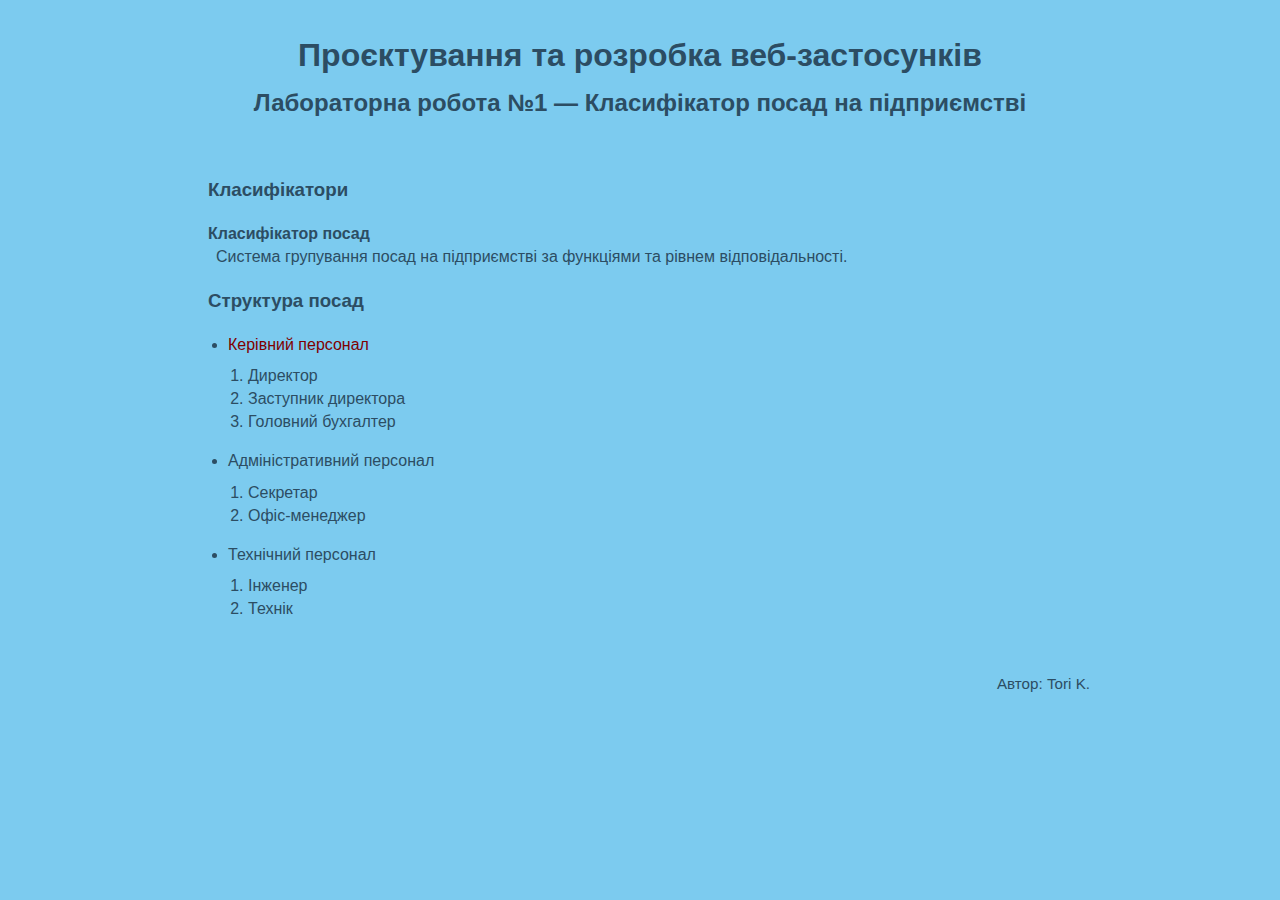
<file: lab2/index.html>
<!DOCTYPE html>
<html lang="uk">
<head>
  <meta charset="utf-8" />
  <meta name="viewport" content="width=device-width, initial-scale=1" />
  <title>Лабораторна робота 2</title>
  <link rel="stylesheet" href="style1.css">
</head>
<body>
  <header>
    <h1>Проєктування та розробка веб-застосунків</h1>
    <h2>Лабораторна робота №1 — Класифікатор посад на підприємстві</h2>
  </header>

  <main>
    <section>
      <h3>Класифікатори</h3>

      <dl>
        <dt>Класифікатор посад</dt>
        <dd>Система групування посад на підприємстві за функціями та рівнем відповідальності.</dd>
      </dl>

      <h3>Структура посад</h3>

      <ul>
        <li>
          <a href="page2.html">Керівний персонал</a>
          <ol>
            <li>Директор</li>
            <li>Заступник директора</li>
            <li>Головний бухгалтер</li>
          </ol>
        </li>

        <li>
          Адміністративний персонал
          <ol>
            <li>Секретар</li>
            <li>Офіс-менеджер</li>
          </ol>
        </li>

        <li>
          Технічний персонал
          <ol>
            <li>Інженер</li>
            <li>Технік</li>
          </ol>
        </li>
      </ul>
    </section>
  </main>

  <footer>
    <p>Автор: Tori K.</p>
  </footer>
</body>
</html>
</file>
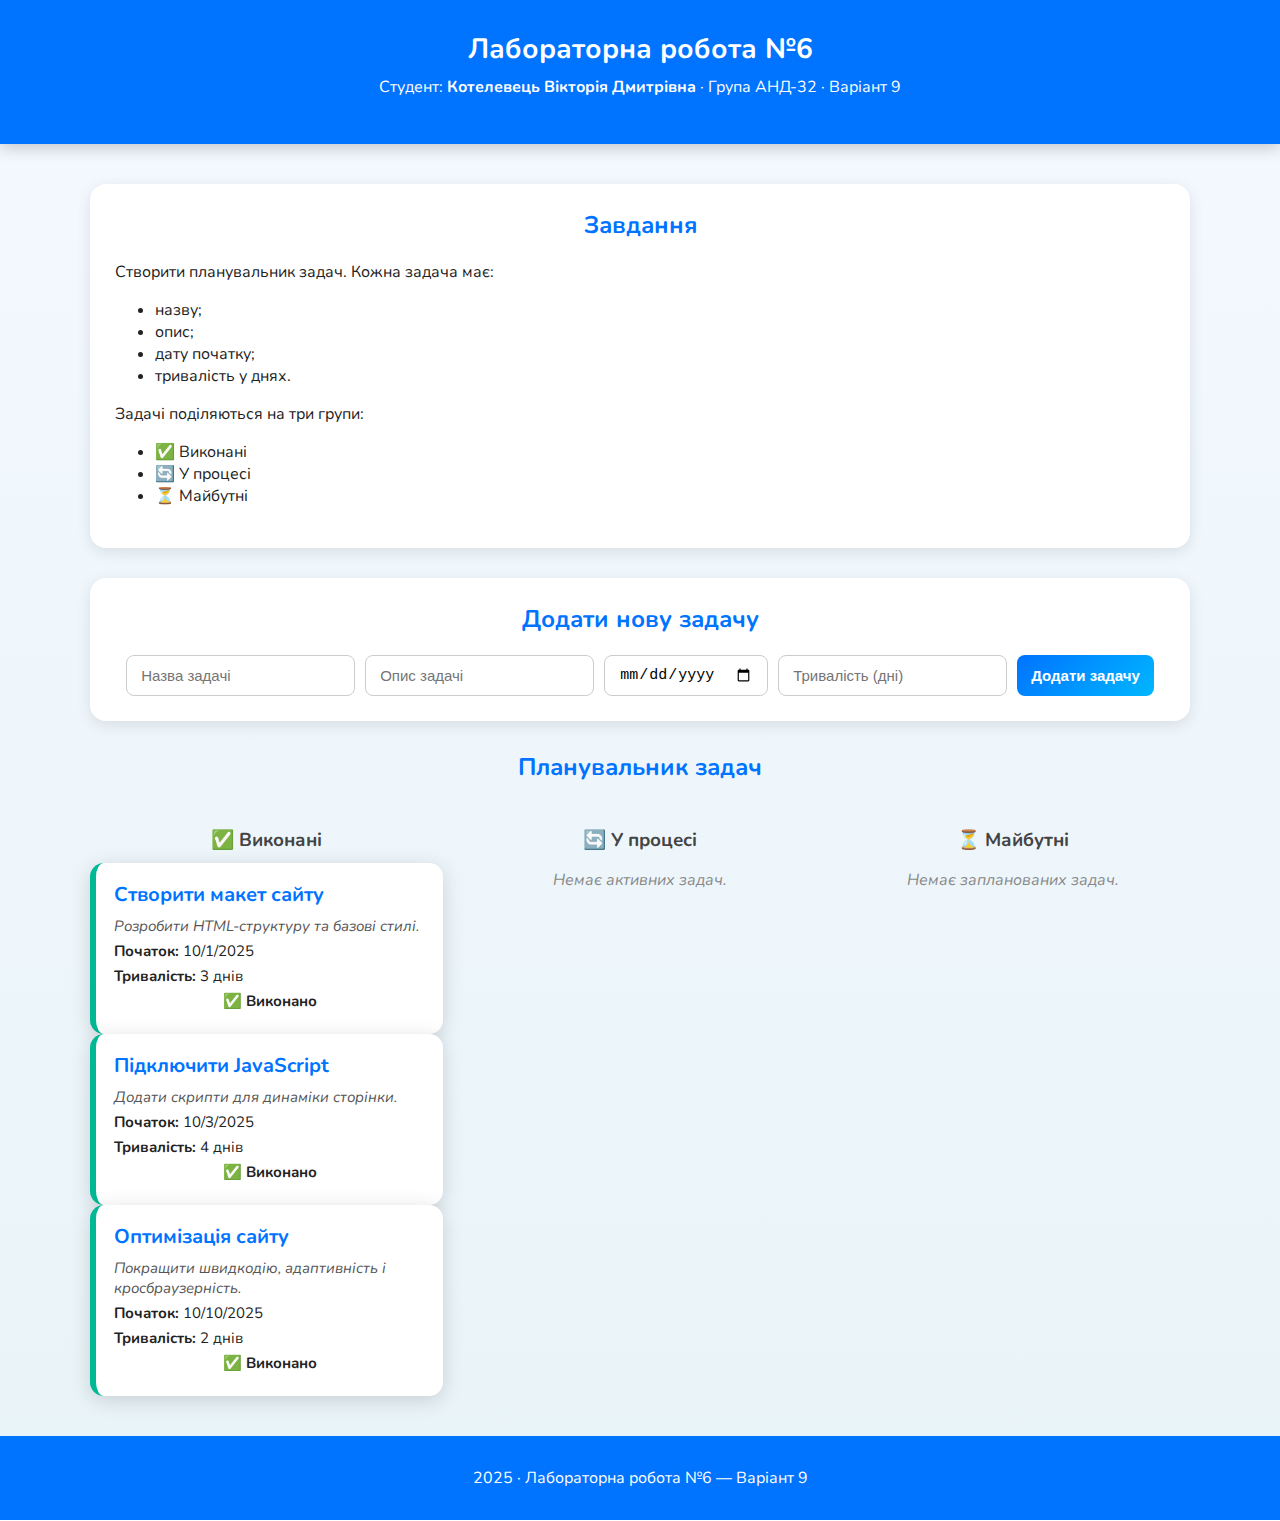
<file: Lab6/index.html>
<!DOCTYPE html>
<html lang="uk">
<head>
  <meta charset="UTF-8">
  <meta name="viewport" content="width=device-width, initial-scale=1.0">
  <title>ЛР6 – Варіант 9</title>

  <link rel="preconnect" href="https://fonts.googleapis.com">
  <link rel="preconnect" href="https://fonts.gstatic.com" crossorigin>
  <link href="https://fonts.googleapis.com/css2?family=Nunito:wght@400;700&display=swap" rel="stylesheet">

  <link rel="stylesheet" href="style.css">
  <script src="lab9.js" defer></script>
</head>
<body>

  <header class="header">
    <h1>Лабораторна робота №6</h1>
    <p class="student">Студент: <b>Котелевець Вікторія Дмитрівна</b> · Група АНД-32 · Варіант 9</p>
  </header>

  <main class="container">
    <section class="task-info">
      <h2>Завдання</h2>
      <p>Створити планувальник задач. Кожна задача має:</p>
      <ul>
        <li>назву;</li>
        <li>опис;</li>
        <li>дату початку;</li>
        <li>тривалість у днях.</li>
      </ul>
      <p>Задачі поділяються на три групи:</p>
      <ul>
        <li>✅ Виконані</li>
        <li>🔄 У процесі</li>
        <li>⏳ Майбутні</li>
      </ul>
    </section>

    <section class="form-section">
      <h2>Додати нову задачу</h2>
      <form id="taskForm">
        <input type="text" id="taskName" placeholder="Назва задачі" required>
        <input type="text" id="taskDesc" placeholder="Опис задачі" required>
        <input type="date" id="taskStart" required>
        <input type="number" id="taskDuration" placeholder="Тривалість (дні)" min="1" required>
        <button type="submit">Додати задачу</button>
      </form>
    </section>

    <section class="result-section">
      <h2>Планувальник задач</h2>
      <div id="rezult"></div>
    </section>
  </main>

  <footer class="footer">
    <p>2025 · Лабораторна робота №6 — Варіант 9</p>
  </footer>

</body>
</html>
</file>
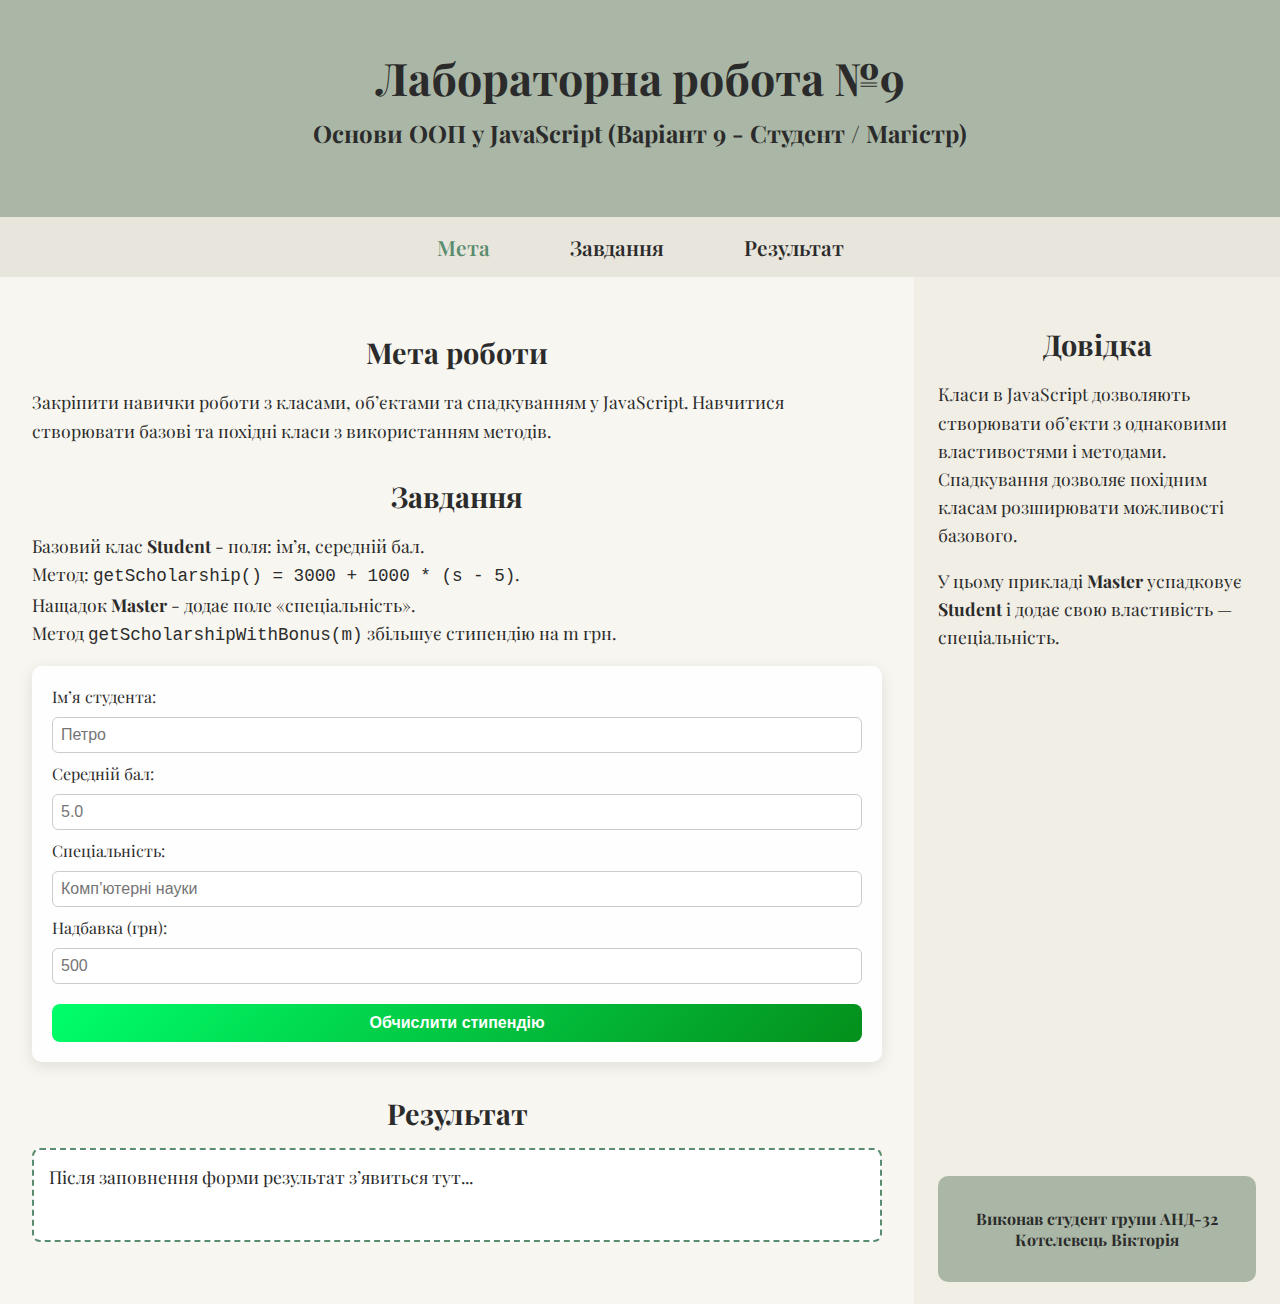
<file: lab8/index.html>
<!DOCTYPE html>
<html lang="uk">
<head>
  <meta charset="UTF-8" />
  <meta name="viewport" content="width=device-width, initial-scale=1.0" />
  <title>Лабораторна робота №9 - Студент / Магістр</title>
  <link href="https://fonts.googleapis.com/css2?family=Playfair+Display:wght@400;500;600;700&display=swap" rel="stylesheet" />
  <link rel="stylesheet" href="style.css" />
</head>

<body>
  <header class="site-header">
    <h1>Лабораторна робота №9</h1>
    <h2>Основи ООП у JavaScript (Варіант 9 - Студент / Магістр)</h2>
  </header>

  <nav class="site-nav">
    <ul>
      <li><a href="#goal" class="active">Мета</a></li>
      <li><a href="#task">Завдання</a></li>
      <li><a href="#result">Результат</a></li>
    </ul>
  </nav>

  <main class="layout">
    <div class="left-column">
      <section id="goal" class="section">
        <h2 class="headerText">Мета роботи</h2>
        <p class="defaultText">
          Закріпити навички роботи з класами, об’єктами та спадкуванням у JavaScript.
          Навчитися створювати базові та похідні класи з використанням методів.
        </p>
      </section>

      <section id="task" class="section">
        <h2 class="headerText">Завдання</h2>
        <p class="defaultText">
          Базовий клас <b>Student</b> - поля: ім’я, середній бал. <br>
          Метод: <code>getScholarship() = 3000 + 1000 * (s - 5)</code>. <br>
          Нащадок <b>Master</b> - додає поле «спеціальність». <br>
          Метод <code>getScholarshipWithBonus(m)</code> збільшує стипендію на m грн.
        </p>

        <form id="studentForm" class="form">
          <label>Ім’я студента:</label>
          <input type="text" id="name" placeholder="Петро" required />

          <label>Середній бал:</label>
          <input type="number" id="s" step="0.1" placeholder="5.0" required />

          <label>Спеціальність:</label>
          <input type="text" id="speciality" placeholder="Комп’ютерні науки" required />

          <label>Надбавка (грн):</label>
          <input type="number" id="m" step="1" placeholder="500" required />

          <button type="submit">Обчислити стипендію</button>
        </form>
      </section>

      <section id="result" class="section">
        <h2 class="headerText">Результат</h2>
        <div id="output" class="output">Після заповнення форми результат з’явиться тут...</div>
      </section>
    </div>

    <aside class="right-column">
      <section class="section">
        <h2 class="headerText">Довідка</h2>
        <p class="defaultText">
          Класи в JavaScript дозволяють створювати об’єкти з однаковими властивостями і методами.
          Спадкування дозволяє похідним класам розширювати можливості базового.
        </p>
        <p class="defaultText">
          У цьому прикладі <b>Master</b> успадковує <b>Student</b> і додає свою властивість — спеціальність.
        </p>
      </section>

      <footer>
        <p>Виконав студент групи АНД-32<br>Котелевець Вікторія</p>
      </footer>
    </aside>
  </main>

  <script src="script.js"></script>
</body>
</html>
</file>
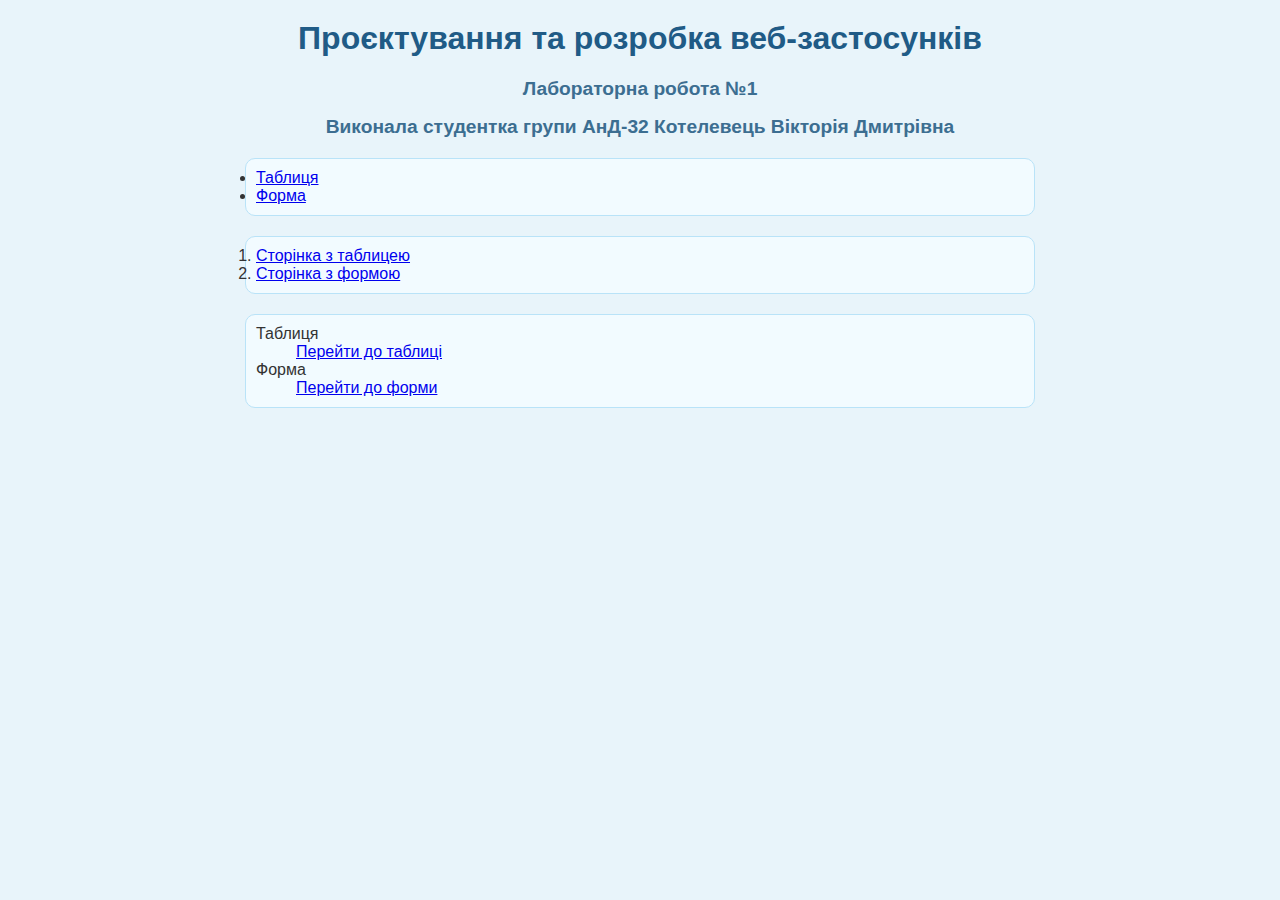
<file: lab1/web_lab1.html>
<!DOCTYPE html>
<html lang="uk">
<head>
    <meta charset="UTF-8">
    <title>Головна сторінка</title>
    <link rel="stylesheet" href="style.css">

</head>
<body>
    <h1>Проєктування та розробка веб-застосунків</h1>
    <h2>Лабораторна робота №1</h2>
    <h2>Виконала студентка групи АнД-32 Котелевець Вікторія Дмитрівна</h2>
    
    <!-- маркований список -->
    <ul>
      <li><a href="second_page_table.html">Таблиця</a></li>
      <li><a href="third_page_form.html">Форма</a></li>
    </ul>
    <!-- Нумерований список -->
    <ol>
      <li><a href="second_page_table.html">Сторінка з таблицею</a></li>
      <li><a href="third_page_form.html">Сторінка з формою</a></li>
    </ol>
      <!-- Список визначень -->
    <dl>
      <dt>Таблиця</dt>
      <dd><a href="second_page_table.html">Перейти до таблиці</a></dd>

      <dt>Форма</dt>
      <dd><a href="third_page_form.html">Перейти до форми</a></dd>
    </dl>
</body>
</html>
</file>
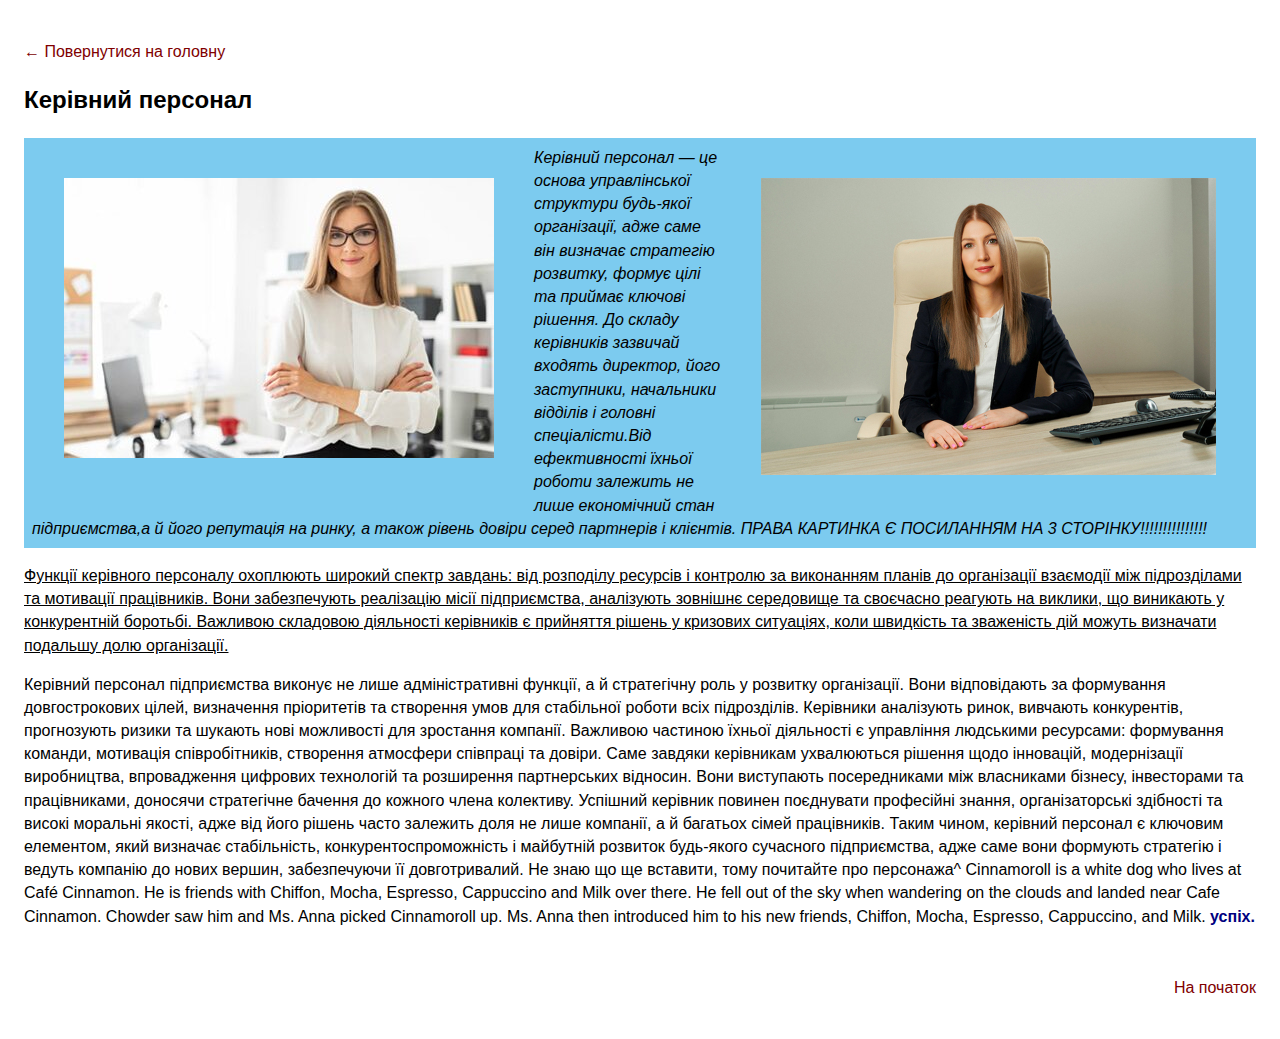
<file: lab2/page2.html>
<!DOCTYPE html>
<html lang="uk">
<head>
  <meta charset="utf-8" />
  <meta name="viewport" content="width=device-width, initial-scale=1" />
  <title>Опис посад — сторінка 2</title>
  <link rel="stylesheet" href="style2.css">
</head>
<body>
  <!-- початок -->
  <a id="top"></a>

  <header>
    <p><a href="index.html">← Повернутися на головну</a></p>
  </header>

  <main>
    <h2>Керівний персонал</h2>

    <!-- місце для картинок -->
    <div class="images">
      <!-- картинка зліва -->
      <img src="dyrektor.jpg" alt="Зображення ліворуч" class="left">

      <!-- картинка справа, яка є посиланням на 3-ю сторінку -->
      <a href="page3.html">
        <img src="zam.jpg" alt="Зображення праворуч" class="right">
      </a>
    </div>

    <!-- абзаци -->
    <p class="p1">
        Керівний персонал — це основа управлінської структури будь-якої організації,
        адже саме він визначає стратегію розвитку, формує цілі та приймає ключові рішення. 
        До складу керівників зазвичай входять директор, його заступники, начальники відділів 
        і головні спеціалісти.Від ефективності їхньої роботи залежить не лише економічний стан 
        підприємства,а й його репутація на ринку, а також рівень довіри серед партнерів і клієнтів.
        ПРАВА КАРТИНКА Є ПОСИЛАННЯМ НА 3 СТОРІНКУ!!!!!!!!!!!!!!!
    </p>

    <p class="p2">
        Функції керівного персоналу охоплюють широкий спектр завдань: 
        від розподілу ресурсів і контролю за виконанням планів до організації взаємодії між підрозділами 
        та мотивації працівників. Вони забезпечують реалізацію місії підприємства, аналізують зовнішнє 
        середовище та своєчасно реагують на виклики, що виникають у конкурентній боротьбі. Важливою 
        складовою діяльності керівників є прийняття рішень у кризових ситуаціях, 
        коли швидкість та зваженість дій можуть визначати подальшу долю організації.
    </p>

    <p class="p3">
        Керівний персонал підприємства виконує не лише адміністративні функції, а й
        стратегічну роль у розвитку організації. Вони відповідають за формування
        довгострокових цілей, визначення пріоритетів та створення умов для стабільної
        роботи всіх підрозділів. Керівники аналізують ринок, вивчають конкурентів,
        прогнозують ризики та шукають нові можливості для зростання компанії. 
        Важливою частиною їхньої діяльності є управління людськими ресурсами: 
        формування команди, мотивація співробітників, створення атмосфери співпраці 
        та довіри. Саме завдяки керівникам ухвалюються рішення щодо інновацій, 
        модернізації виробництва, впровадження цифрових технологій та розширення 
        партнерських відносин. Вони виступають посередниками між власниками бізнесу, 
        інвесторами та працівниками, доносячи стратегічне бачення до кожного члена 
        колективу. Успішний керівник повинен поєднувати професійні знання, 
        організаторські здібності та високі моральні якості, адже від його рішень 
        часто залежить доля не лише компанії, а й багатьох сімей працівників. 
        Таким чином, керівний персонал є ключовим елементом, який визначає стабільність, 
        конкурентоспроможність і майбутній розвиток будь-якого сучасного підприємства, 
        адже саме вони формують стратегію і ведуть компанію до нових вершин, 
        забезпечуючи її довготривалий. Не знаю що ще вставити, тому почитайте про персонажа^ Cinnamoroll is a white dog 
        who lives at Café Cinnamon. He is friends with Chiffon, Mocha, Espresso, Cappuccino and Milk over there. 
        He fell out of the sky when wandering on the clouds and landed near Cafe Cinnamon. Chowder saw him and 
        Ms. Anna picked Cinnamoroll up. Ms. Anna then introduced him to his new friends, Chiffon, Mocha, Espresso, 
        Cappuccino, and Milk.
    <span class="lastword">успіх.</span></p>
  </main>

  <footer>
    <p><a href="#top">На початок</a></p>
  </footer>
</body>
</html>
</file>
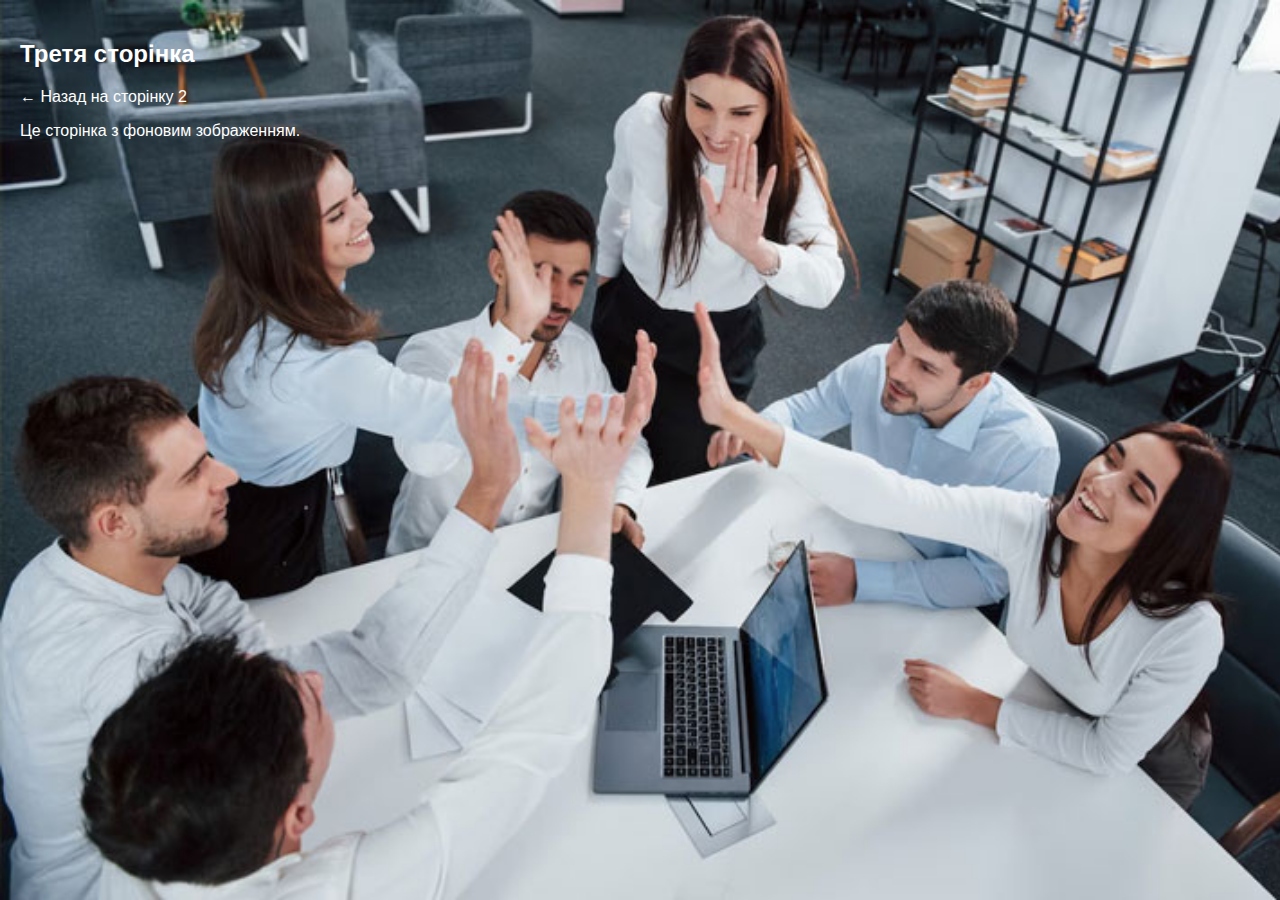
<file: lab2/page3.html>
<!DOCTYPE html>
<html lang="uk">
<head>
  <meta charset="utf-8" />
  <meta name="viewport" content="width=device-width, initial-scale=1" />
  <title>Сторінка 3 — Фонове зображення</title>
  <link rel="stylesheet" href="style3.css">
</head>
<body>
  <header>
    <h2>Третя сторінка</h2>
    <p><a href="page2.html">← Назад на сторінку 2</a></p>
  </header>

  <main>
    <p>Це сторінка з фоновим зображенням.</p>
  </main>
</body>
</html>
</file>
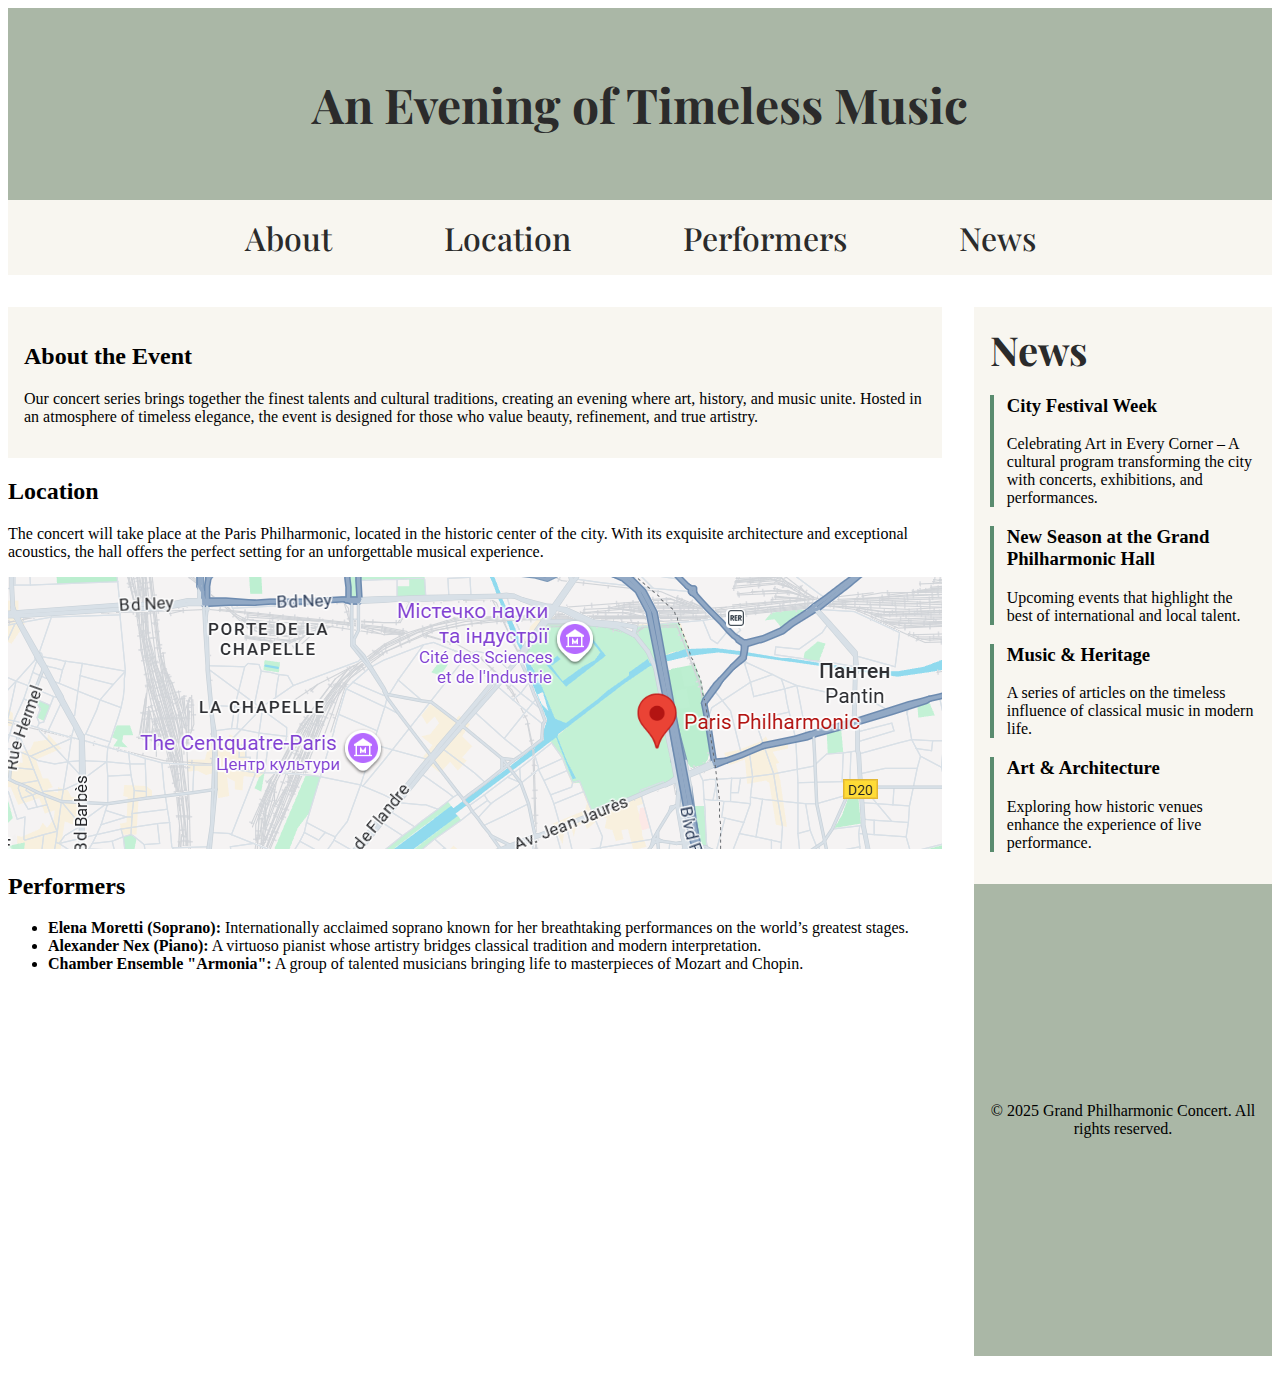
<file: lab3/landingpage.html>
<!DOCTYPE html>
<html lang="en">
<head>
  <meta charset="UTF-8">
  <meta name="viewport" content="width=device-width, initial-scale=1.0">
  <title>An Evening of Timeless Music</title>

  <link href="https://fonts.googleapis.com/css2?family=Playfair+Display:wght@400;500;600;700&display=swap" rel="stylesheet">
  <link rel="stylesheet" href="style.css">
</head>
<body>

  <!-- Заголовок -->
  <header class="site-header">
    <h1>An Evening of Timeless Music</h1>
  </header>

  <!-- Навігація -->
  <nav class="site-nav">
    <ul>
      <li><a href="#about">About</a></li>
      <li><a href="#location">Location</a></li>
      <li><a href="#performers">Performers</a></li>
      <li><a href="#news">News</a></li>
    </ul>
  </nav>

  <!-- Основний контейнер -->
  <main class="layout">
    <!-- Ліва колонка -->
    <div class="left-column">
      <!-- About -->
      <section id="about" class="section">
        <h2>About the Event</h2>
        <p>
          Our concert series brings together the finest talents and cultural traditions, 
          creating an evening where art, history, and music unite. Hosted in an atmosphere 
          of timeless elegance, the event is designed for those who value beauty, refinement, 
          and true artistry.
        </p>
      </section>

      <!-- Location -->
      <section id="location" class="section">
        <h2>Location</h2>
        <p>
          The concert will take place at the Paris Philharmonic, located in the historic 
          center of the city. With its exquisite architecture and exceptional acoustics, 
          the hall offers the perfect setting for an unforgettable musical experience.
        </p>
        <div class="map">
          <img src="map.png" alt="Paris Philharmonic Location">
        </div>
      </section>

      <!-- Performers -->
      <section id="performers" class="section">
        <h2>Performers</h2>
        <ul>
          <li><strong>Elena Moretti (Soprano):</strong> Internationally acclaimed soprano known for her breathtaking performances on the world’s greatest stages.</li>
          <li><strong>Alexander Nex (Piano):</strong> A virtuoso pianist whose artistry bridges classical tradition and modern interpretation.</li>
          <li><strong>Chamber Ensemble "Armonia":</strong> A group of talented musicians bringing life to masterpieces of Mozart and Chopin.</li>
        </ul>
      </section>
    </div>

    <!-- Права колонка -->
    <aside class="right-column">
      <!-- News -->
      <section id="news" class="section">
        <h2>News</h2>
        <article>
          <h3>City Festival Week</h3>
          <p>Celebrating Art in Every Corner – A cultural program transforming the city with concerts, exhibitions, and performances.</p>
        </article>
        <article>
          <h3>New Season at the Grand Philharmonic Hall</h3>
          <p>Upcoming events that highlight the best of international and local talent.</p>
        </article>
        <article>
          <h3>Music & Heritage</h3>
          <p>A series of articles on the timeless influence of classical music in modern life.</p>
        </article>
        <article>
          <h3>Art & Architecture</h3>
          <p>Exploring how historic venues enhance the experience of live performance.</p>
        </article>
      </section>

      <!-- Footer -->
      <footer>
        <p>© 2025 Grand Philharmonic Concert. All rights reserved.</p>
      </footer>
    </aside>
  </main>
</body>
</file>
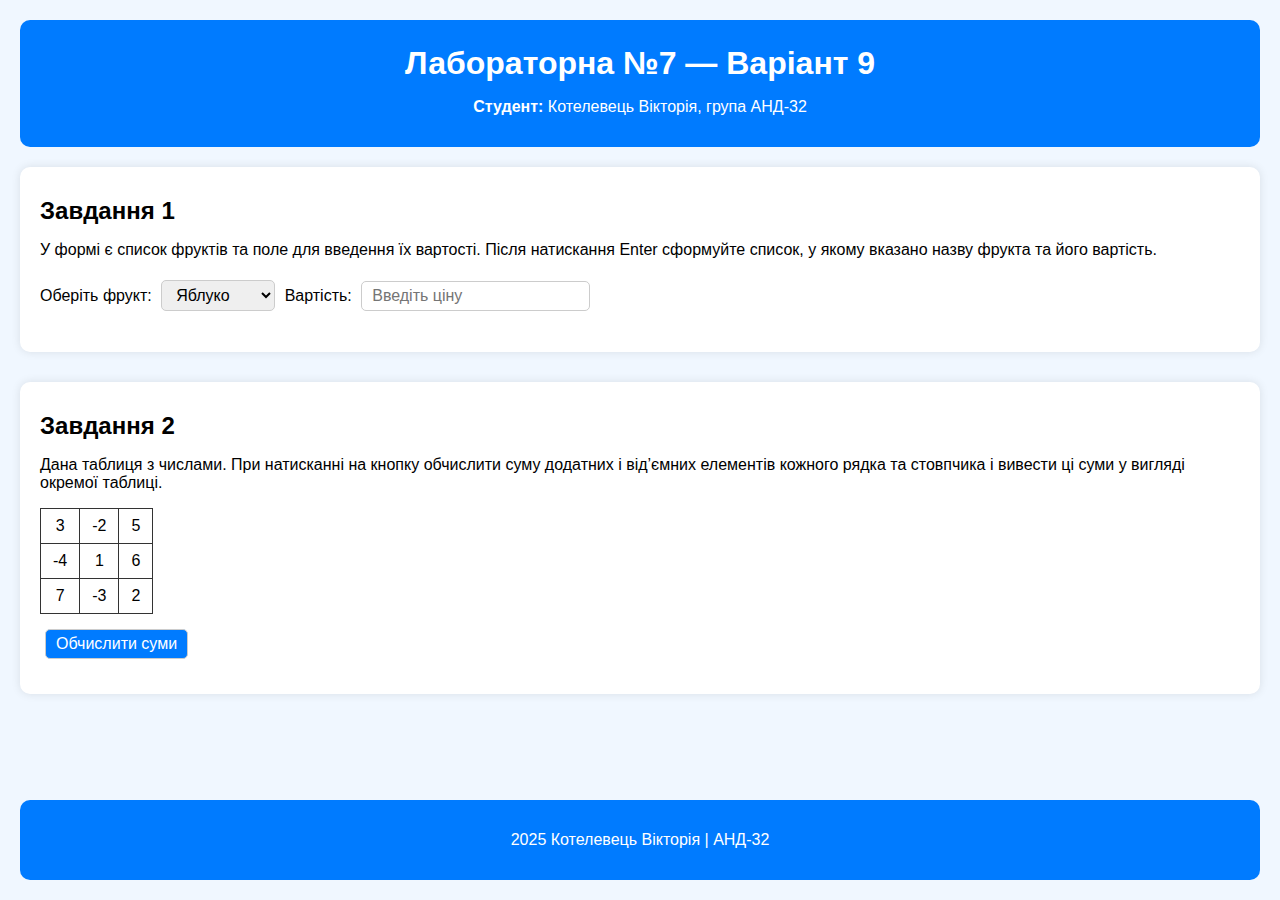
<file: lab7/lab7_var9.html>
<!DOCTYPE html>
<html lang="uk">
<head>
  <meta charset="UTF-8">
  <meta name="viewport" content="width=device-width, initial-scale=1.0">
  <title>Лабораторна №7 (Варіант 9)</title>
  <link rel="stylesheet" href="css/lab7_var9.css">
  <script defer src="js/lab7_var9.js"></script>
</head>
<body>

  <header>
    <h1>Лабораторна №7 — Варіант 9</h1>
    <p><strong>Студент:</strong> Котелевець Вікторія, група АНД-32</p>
  </header>

  <main>
    <!--завдання 1-->
    <section>
      <h2>Завдання 1</h2>
      <p>У формі є список фруктів та поле для введення їх вартості. 
         Після натискання Enter сформуйте список, у якому вказано назву фрукта та його вартість.</p>

      <label for="fruits">Оберіть фрукт:</label>
      <select id="fruits">
        <option>Яблуко</option>
        <option>Банан</option>
        <option>Апельсин</option>
        <option>Груша</option>
        <option>Ківі</option>
      </select>

      <label for="price">Вартість:</label>
      <input type="text" id="price" placeholder="Введіть ціну" />

      <ul id="fruitList"></ul>
    </section>

    <!--завдання 2-->
    <section>
      <h2>Завдання 2</h2>
      <p>Дана таблиця з числами. При натисканні на кнопку обчислити суму додатних і від’ємних 
         елементів кожного рядка та стовпчика і вивести ці суми у вигляді окремої таблиці.</p>

      <table id="numbers">
        <tr><td>3</td><td>-2</td><td>5</td></tr>
        <tr><td>-4</td><td>1</td><td>6</td></tr>
        <tr><td>7</td><td>-3</td><td>2</td></tr>
      </table>

      <button onclick="calculateSums()">Обчислити суми</button>

      <div id="resultTable" class="result-table"></div>
    </section>
  </main>

  <footer>
    <p>2025 Котелевець Вікторія | АНД-32</p>
  </footer>

</body>
</html>
</file>
<file: lab2/style1.css>
/* кольори за варіантом */
:root{
  --baby-blue: #7ccbef;
  --text-blue: #2c4d63;
  --burgundy: #800000;  
  --base-font: "Segoe UI", Tahoma, Arial, sans-serif;
}

/* основи */
*{
  box-sizing: border-box;
}

body{
  margin: 0;
  font-family: var(--base-font);
  background-color: var(--baby-blue);
  color: var(--text-blue);
  line-height: 1.45;
  padding: 24px;
}

/* заголовки вгорі — по центру */
header h1,
header h2{
  text-align: center;
  margin: 0.25em 0;
}

/* додаткові стилі секцій */
main{
  max-width: 900px;
  margin: 24px auto;
  background: rgba(255,255,255,0.0); /* прозоре, щоб видно фон */
  padding: 12px 18px;
  border-radius: 6px;
}

/* описовий список */
dl{
  margin: 0 0 1rem 0;
}
dt{
  font-weight: 700;
}
dd{
  margin: 0 0 0.5rem 0.5rem;
}

/* списки */
ul, ol{
  margin: 0.5rem 0 1rem 1.25rem;
  padding: 0;
}

/* посилання */
a{
  color: var(--burgundy);
  text-decoration: none;
}
a:visited{ color: var(--burgundy); }

/* футер */
footer{
  max-width: 900px;
  margin: 1.5rem auto 0;
  text-align: right;
  font-size: 0.95rem;
}
</file>
<file: Lab6/style.css>
body {
  margin: 0;
  font-family: "Nunito", sans-serif;
  background: linear-gradient(180deg, #f4f9ff 0%, #e8f3f8 100%);
  color: #222;
}

/* ===== Header ===== */
.header {
  text-align: center;
  padding: 30px 20px;
  background: #0073ff;
  color: #fff;
  box-shadow: 0 4px 15px rgba(0,0,0,0.2);
}

.header h1 {
  margin: 0;
  font-size: 28px;
}

.student { margin-top: 8px; font-size: 16px; }

/* ===== Контейнер ===== */
.container {
  max-width: 1100px;
  margin: 40px auto;
  padding: 0 20px;
}

/* ===== Інформація ===== */
.task-info, .form-section {
  background: #ffffff;
  border-radius: 16px;
  padding: 25px;
  box-shadow: 0 4px 15px rgba(0,0,0,0.1);
  margin-bottom: 30px;
}

.task-info h2, .form-section h2 {
  color: #0073ff;
  text-align: center;
  margin-top: 0;
}

/* ===== Форма ===== */
#taskForm {
  display: flex;
  flex-wrap: wrap;
  gap: 10px;
  justify-content: center;
  margin-top: 15px;
}

#taskForm input, #taskForm button {
  padding: 10px 14px;
  font-size: 15px;
  border-radius: 8px;
  border: 1px solid #ccc;
  outline: none;
  transition: 0.2s;
}

#taskForm input:focus {
  border-color: #0073ff;
  box-shadow: 0 0 6px rgba(0,115,255,0.3);
}

#taskForm button {
  background: linear-gradient(135deg, #0073ff, #00b7ff);
  color: #fff;
  font-weight: 600;
  cursor: pointer;
  border: none;
}

#taskForm button:hover {
  background: linear-gradient(135deg, #ff9a00, #ff6600);
  transform: translateY(-2px);
}

/* ===== Результати ===== */
.result-section h2 { text-align: center; color: #0073ff; }

#rezult {
  display: grid;
  grid-template-columns: repeat(auto-fit, minmax(280px, 1fr));
  gap: 20px;
  margin-top: 25px;
}

.group h3 {
  text-align: center;
  color: #444;
  margin-bottom: 10px;
}

/* ===== Картки ===== */
.card {
  background: #fff;
  border-radius: 14px;
  padding: 18px;
  box-shadow: 0 4px 20px rgba(0,0,0,0.15);
  transition: transform 0.25s ease;
}

.card:hover { transform: translateY(-5px); }

.card h4 { margin: 0 0 8px; color: #0073ff; font-size: 20px; }
.card p { margin: 5px 0; font-size: 15px; }
.desc { color: #555; font-style: italic; }
.status { margin-top: 8px; font-weight: 700; text-align: center; }

/* ===== Прогрес ===== */
.progress-wrapper {
  display: flex;
  align-items: center;
  gap: 10px;
  margin: 8px 0;
}

.progress {
  flex-grow: 1;
  height: 10px;
  background: #e0e0e0;
  border-radius: 8px;
  overflow: hidden;
  position: relative;
}

.progress .bar {
  height: 100%;
  width: 0;
  background: linear-gradient(90deg, #0073ff, #00b7ff);
  border-radius: 8px;
  animation: fillProgress 1.5s ease forwards;
}

.percent {
  font-weight: 700;
  color: #0073ff;
  min-width: 40px;
  text-align: right;
}

@keyframes fillProgress {
  from { width: 0; }
  to { width: var(--progress); }
}

/* ===== Кольори статусів ===== */
.card.done { border-left: 6px solid #00b894; }
.card.active { border-left: 6px solid #0984e3; }
.card.future { border-left: 6px solid #fdcb6e; }

.empty { text-align: center; color: #888; font-style: italic; }

/* ===== Footer ===== */
.footer {
  text-align: center;
  padding: 15px;
  background: #0073ff;
  color: #fff;
  margin-top: 40px;
}

@media (max-width: 768px) {
  #taskForm { flex-direction: column; align-items: center; }
  #taskForm input, #taskForm button { width: 90%; }
}
</file>
<file: lab8/style.css>
body {
  margin: 0;
  background: #f8f6f0;
  font-family: "Playfair Display", serif;
  color: #2b2b2b;
}

.site-header {
  background: #aab7a6;
  text-align: center;
  padding: 3rem 1rem;
  box-shadow: 0 4px 10px rgba(0, 0, 0, 0.2);
}
.site-header h1 {
  font-size: 2.8rem;
  margin: 0;
}
.site-header h2 {
  font-size: 1.5rem;
  margin-top: 10px;
}

.site-nav {
  background: #e8e5dc;
  position: sticky;
  top: 0;
  z-index: 100;
}
.site-nav ul {
  display: flex;
  justify-content: center;
  gap: 5rem;
  margin: 0;
  padding: 1rem 0;
  list-style: none;
}
.site-nav a {
  text-decoration: none;
  font-size: 1.3rem;
  color: #2b2b2b;
  font-weight: 600;
  transition: color 0.3s ease;
}
.site-nav a:hover,
.site-nav a.active {
  color: #5a8c6f;
}

.layout {
  display: grid;
  grid-template-columns: 5fr 2fr;
}

.left-column {
  padding: 2rem;
}
.section {
  margin-bottom: 2rem;
}
.headerText {
  text-align: center;
  font-size: 1.8rem;
  margin-bottom: 1rem;
}
.defaultText {
  font-size: 1.1rem;
  line-height: 1.6;
}
.form {
  display: flex;
  flex-direction: column;
  gap: 10px;
  background: rgba(255, 255, 255, 0.9);
  padding: 20px;
  border-radius: 10px;
  box-shadow: 0 4px 15px rgba(0, 0, 0, 0.1);
}
input {
  padding: 8px;
  border-radius: 6px;
  border: 1px solid #ccc;
  font-size: 1rem;
}
button {
  margin-top: 10px;
  padding: 10px;
  background: linear-gradient(135deg, #00ff6a, #048f1b);
  color: #fff;
  border: none;
  border-radius: 8px;
  font-size: 1rem;
  font-weight: bold;
  cursor: pointer;
  transition: 0.3s;
}
button:hover {
  background: linear-gradient(135deg, #57cf3954, #04884b7c);
}
.output {
  background: #fff;
  border: 2px dashed #5a8c6f;
  padding: 15px;
  border-radius: 8px;
  font-size: 1.1rem;
  min-height: 60px;
}

.right-column {
  display: flex;
  flex-direction: column;
  justify-content: space-between;
  background: #f1eee6;
  padding: 1.5rem;
}
footer {
  background: #aab7a6;
  text-align: center;
  padding: 1rem;
  border-radius: 10px;
  margin-top: 20px;
  font-weight: bold;
}
</file>
<file: lab1/style.css>
/* Загальні стилі */
body {
    font-family: "Segoe UI", Arial, sans-serif;
    background-color: #e8f4fa; /* ніжно-блакитний фон */
    color: #333;
    margin: 0;
    padding: 0;
}

/* Шапка */
header, h1, h2 {
    text-align: center;
    color: #2c4d63;
}

h1 {
    margin-top: 20px;
    font-size: 2em;
    color: #205b86;
}

h2 {
    font-size: 1.2em;
    color: #3c6e91;
}
p {text-align: center;}
/* Навігація */
nav {
    text-align: center;
    margin: 20px 0;
}

nav a {
    text-decoration: none;
    background-color: #b9e3f8;
    padding: 8px 15px;
    margin: 5px;
    border-radius: 8px;
    color: #205b86;
    font-weight: bold;
    transition: 0.3s;
}

nav a:hover {
    background-color: #7ccbef;
    color: white;
}

/* Списки */
ul, ol, dl {
    margin: 20px auto;
    width: 60%;
    padding: 10px;
    background-color: #f2fbff;
    border: 1px solid #b9e3f8;
    border-radius: 10px;
}

/* Таблиця */
table {
    margin: 20px auto;
    border-collapse: collapse;
    width: 90%;
    background-color: #f9fdff;
    box-shadow: 0 0 10px rgba(0,0,0,0.1);
}

th, td {
    border: 1px solid #b9e3f8;
    padding: 8px;
    text-align: center;
}

th {
    background-color: #cceafc;
    color: #123f5c;
}

/* Форма */
form {
    width: 70%;
    margin: 20px auto;
    padding: 20px;
    background: #f9fdff;
    border: 2px solid #b9e3f8;
    border-radius: 12px;
    box-shadow: 0 0 10px rgba(0,0,0,0.05);
}

fieldset {
    border: 1px solid #7ccbef;
    border-radius: 10px;
    padding: 15px;
    margin-bottom: 15px;
}

legend {
    font-weight: bold;
    color: #205b86;
}

input, select, textarea, button {
    width: 95%;
    padding: 8px;
    margin: 5px 0 15px 0;
    border: 1px solid #b9e3f8;
    border-radius: 8px;
    font-size: 1em;
}

input:focus, select:focus, textarea:focus {
    outline: none;
    border-color: #7ccbef;
    box-shadow: 0 0 5px #7ccbef;
}

/* Кнопка */
button {
    background-color: #7ccbef;
    color: white;
    font-weight: bold;
    cursor: pointer;
    transition: 0.3s;
}

button:hover {
    background-color: #205b86;
}

/* Посилання "На початок" */
a[href="#top"] {
    display: inline-block;
    margin: 20px auto;
    text-align: center;
    color: #205b86;
    font-weight: bold;
    text-decoration: none;
}

a[href="#top"]:hover {
    color: #7ccbef;
}
</file>
<file: lab2/style2.css>
:root{
  --baby-blue: #7ccbef;
  --navy: #000080;
  --base-font: "Segoe UI", Tahoma, Arial, sans-serif;
}

body{
  margin: 0;
  font-family: var(--base-font);
  line-height: 1.45;
  padding: 24px;
  background: #fff;
  color: #000;
}

/* посилання */
a{
  color: #800000;
  text-decoration: none;
}
a:hover{
  text-decoration: underline;
}

/* зображення */
.images img{
  max-width: 400%;
  margin: 40px;
}
img.left{
  float: left;
}
img.right{
  float: right;
}

/* абзаци */
.p1{
  background-color: var(--baby-blue);
  font-style: italic;
  padding: 8px;
}
.p2{
  text-decoration: underline;
}
.p3{
  margin-top: 1em;
}
.p3 .lastword{
  color: var(--navy);
  font-weight: bold;
}

/* очищення обтікання */
main::after{
  content: "";
  display: block;
  clear: both;
}

/* футер */
footer{
  margin-top: 2em;
  text-align: right;
}
</file>
<file: lab2/style3.css>
body{
  margin: 0;
  padding: 20px;
  font-family: "Segoe UI", Tahoma, Arial, sans-serif;

  /* фонове зображення */
  background-image: url("team.jpg"); 
  background-size: cover;       /* масштабування по всій сторінці */
  background-repeat: no-repeat; 
  background-attachment: fixed;
  color: #fff;                  
}

a{
  color: #ffffff; /*посилання*/
  text-decoration: none;
}
a:hover{
  text-decoration: underline;
}
</file>
<file: lab3/style.css>
/* Заголовок */
.site-header {
  background: #AAB7A6;
  text-align: center;
  padding: 4rem 1rem;
}
.site-header h1 {
  font-family: "Playfair Display", serif;
  font-size: 3rem;
  color: #2B2B2B;
  margin: 0;
}

/* Навігація */
.site-nav {
  background: #F8F6F0;
}

.site-nav ul {
  display: flex;    
  justify-content: center;
  gap: 7rem;
  margin: 0;
  padding: 1rem 0;
  list-style: none;
}

.site-nav a {
  text-decoration: none;
  font-family: "Playfair Display", sans-serif;
  font-size: 2rem;
  color: #2B2B2B;
  font-weight: 500;
  transition: color 0.3s ease;
}

.site-nav a:hover,
.site-nav a.active {
  color: #5A8C6F;
}

/* Основний макет */
.layout {
  display: flex;
  justify-content: space-between;
  max-width: 1300px;
  margin: 2rem auto;
  gap: 2rem;
}

/* Ліва колонка */
.left-column {
  flex: 1;
  width: 1000px;
  
}


/* Права колонка (новини + футер) */
.right-column {
  width: 440px;
  display: flex;
  flex-direction: column;
  justify-content: space-between;
}
#about {
    background: #F8F6F0;
    padding: 1rem;
    
    
}/* Новини */
#news {

  background: #F8F6F0;
  padding: 1rem;
  flex-grow: 1;
}

#news article {
  margin-bottom: 1rem;
  border-left: 4px solid #5a8c6f;
  padding-left: 0.8rem;
}

#news h2 {
  margin-top: 0;
  color: #2B2B2B;
  font-family: "Playfair Display", serif;
  font-size: 2.5rem;
  color: #2B2B2B;
  margin: 0;
}

/* Футер */
footer {
  background: #AAB7A6;
  text-align: center;
  padding: 1rem;
  height: 440px; /* так само як блок новин */
  display: flex;
  align-items: center;
  justify-content: center;
}
</file>
<file: lab7/css/lab7_var9.css>
* {
  box-sizing: border-box;
}

html, body {
  height: 100%;                     
  margin: 0;
  font-family: "Nunito", sans-serif;
  background: #f0f7ff;
}

/* сторінка */
body {
  display: flex;                  
  flex-direction: column;           
  min-height: 100vh;                
}
/* щапка та підвал*/
header {
  background: #007bff;
  color: white;
  text-align: center;
  padding: 15px;
  border-radius: 10px;
  margin: 20px;
}

footer {
  background: #007bff;
  color: white;
  text-align: center;
  padding: 15px;
  border-radius: 10px;
  margin: 20px;
  margin-top: auto;               
}

/*контент */
main {
  flex: 1;                       
  padding: 0 20px;
}

h1, h2 {
  margin: 10px 0;
}

/* секції*/
section {
  background: #fff;
  border-radius: 10px;
  box-shadow: 0 0 10px rgba(0,0,0,0.1);
  padding: 20px;
  margin-bottom: 30px;
}

/*елементи форми*/
input, select, button {
  font-size: 16px;
  padding: 5px 10px;
  margin: 5px;
  border-radius: 5px;
  border: 1px solid #ccc;
}

button {
  background-color: #007bff;
  color: white;
  cursor: pointer;
  transition: 0.2s;
}

button:hover {
  background-color: #0056b3;
}

/*таблиці*/
table {
  border-collapse: collapse;
  margin: 10px 0;
  width: auto;
}

td, th {
  border: 1px solid #333;
  padding: 8px 12px;
  text-align: center;
}

.result-table {
  margin-top: 10px;
}

/*фрукти*/
ul {
  list-style-type: none;
  padding: 0;
}

li {
  background: #e9f5ff;
  margin: 5px 0;
  padding: 5px 10px;
  border-radius: 5px;
  font-weight: 500;
}
</file>
